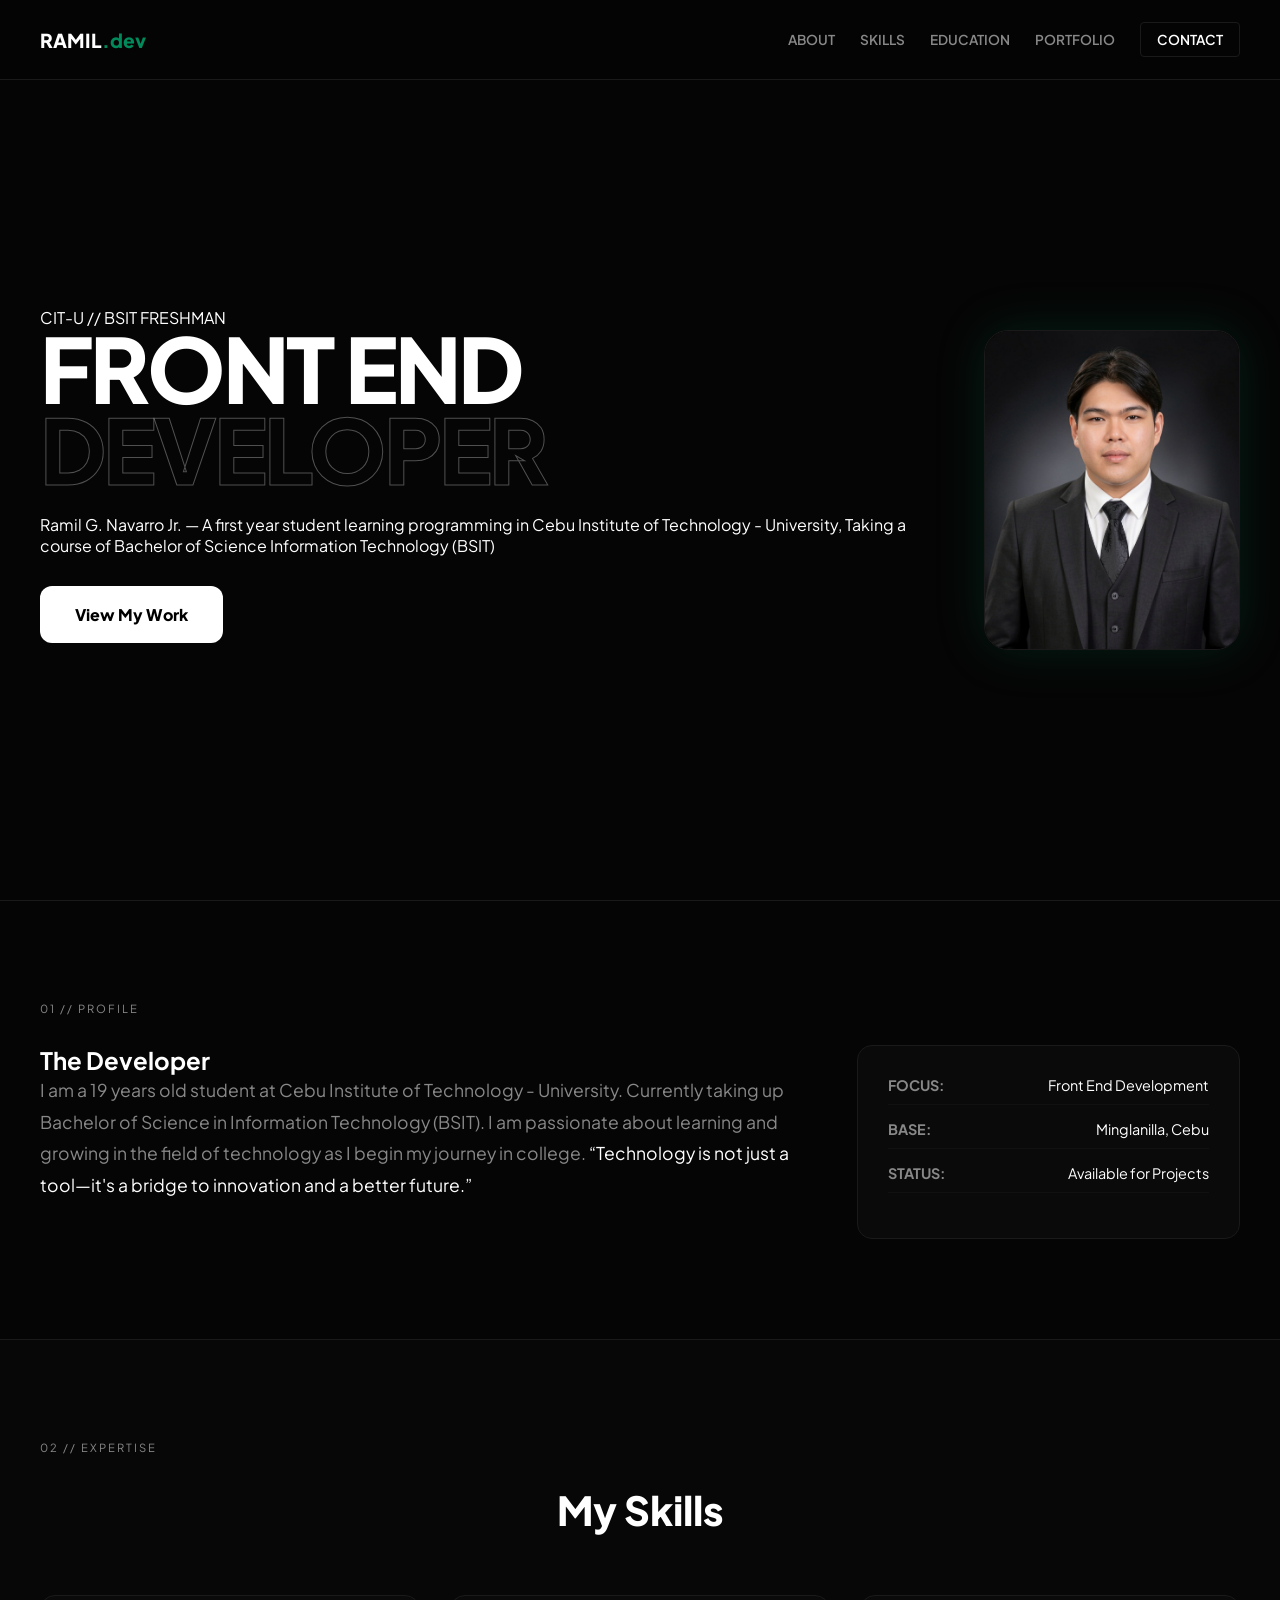
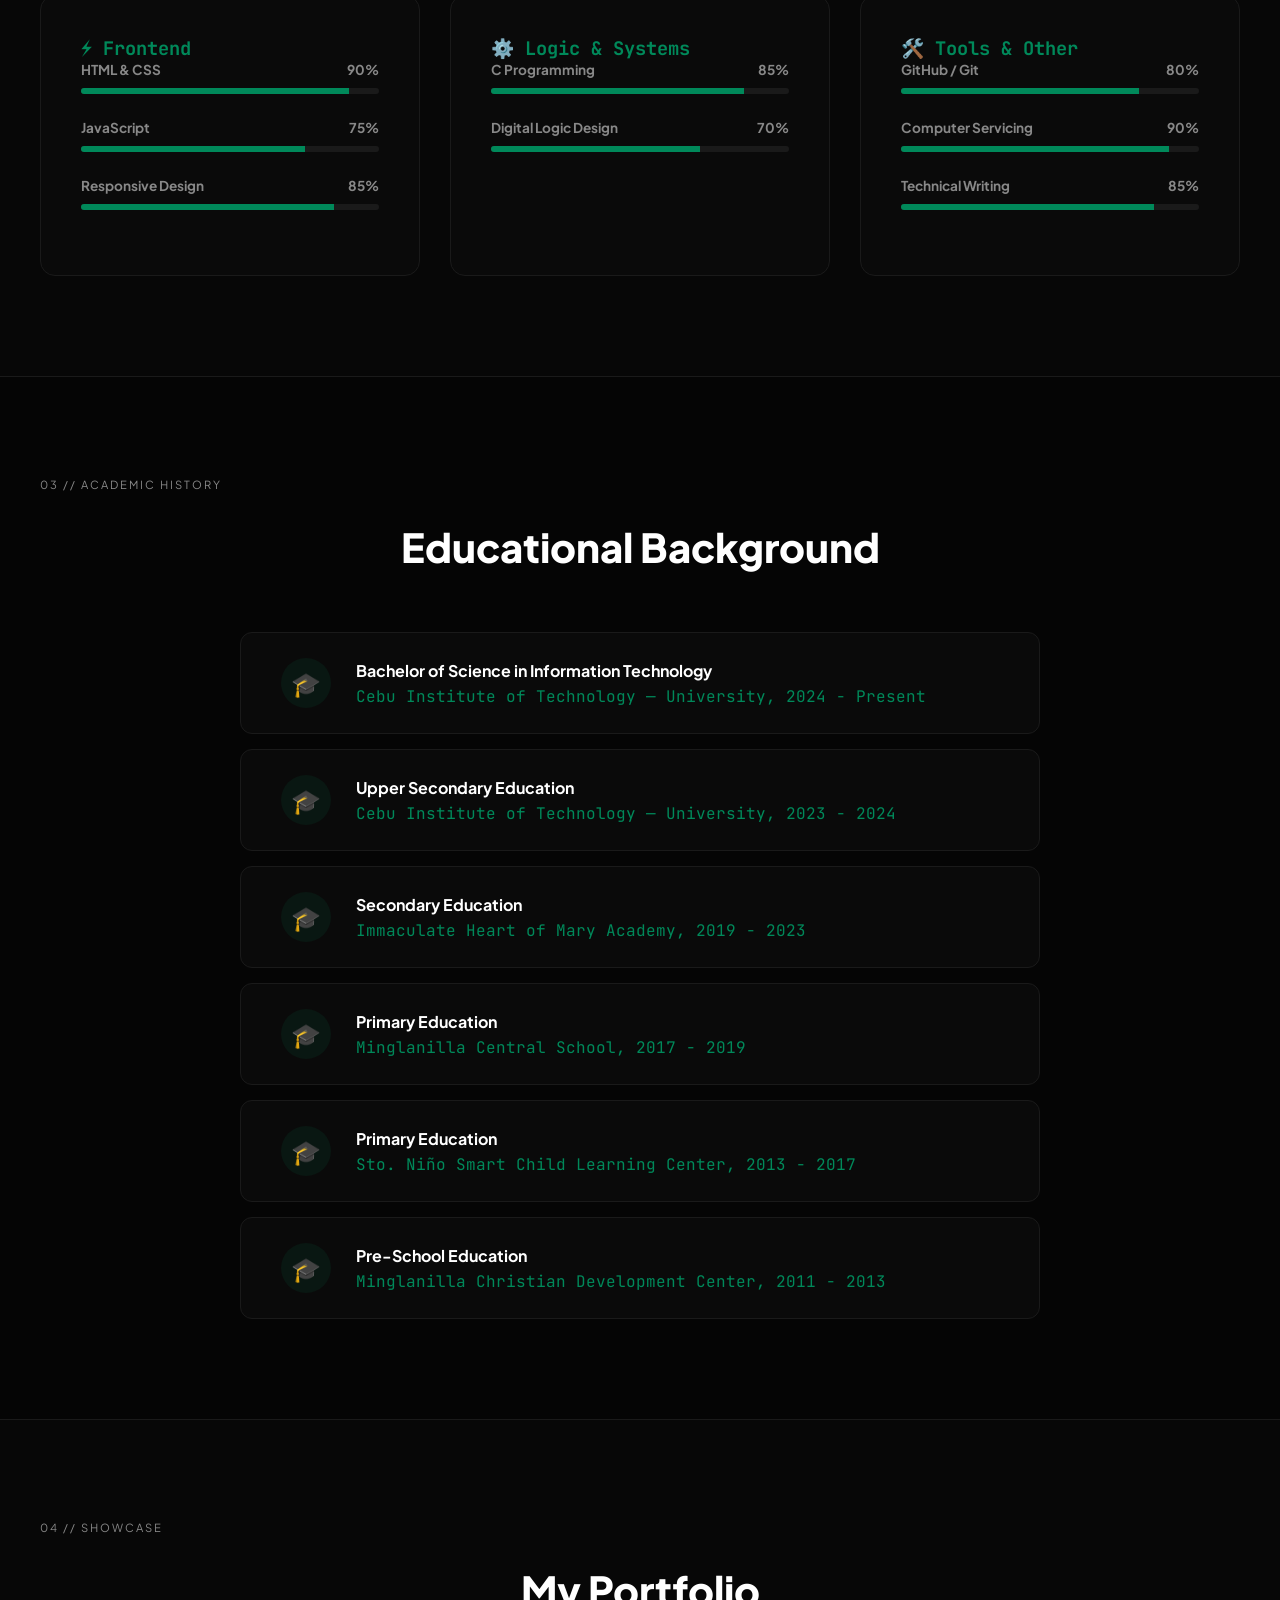
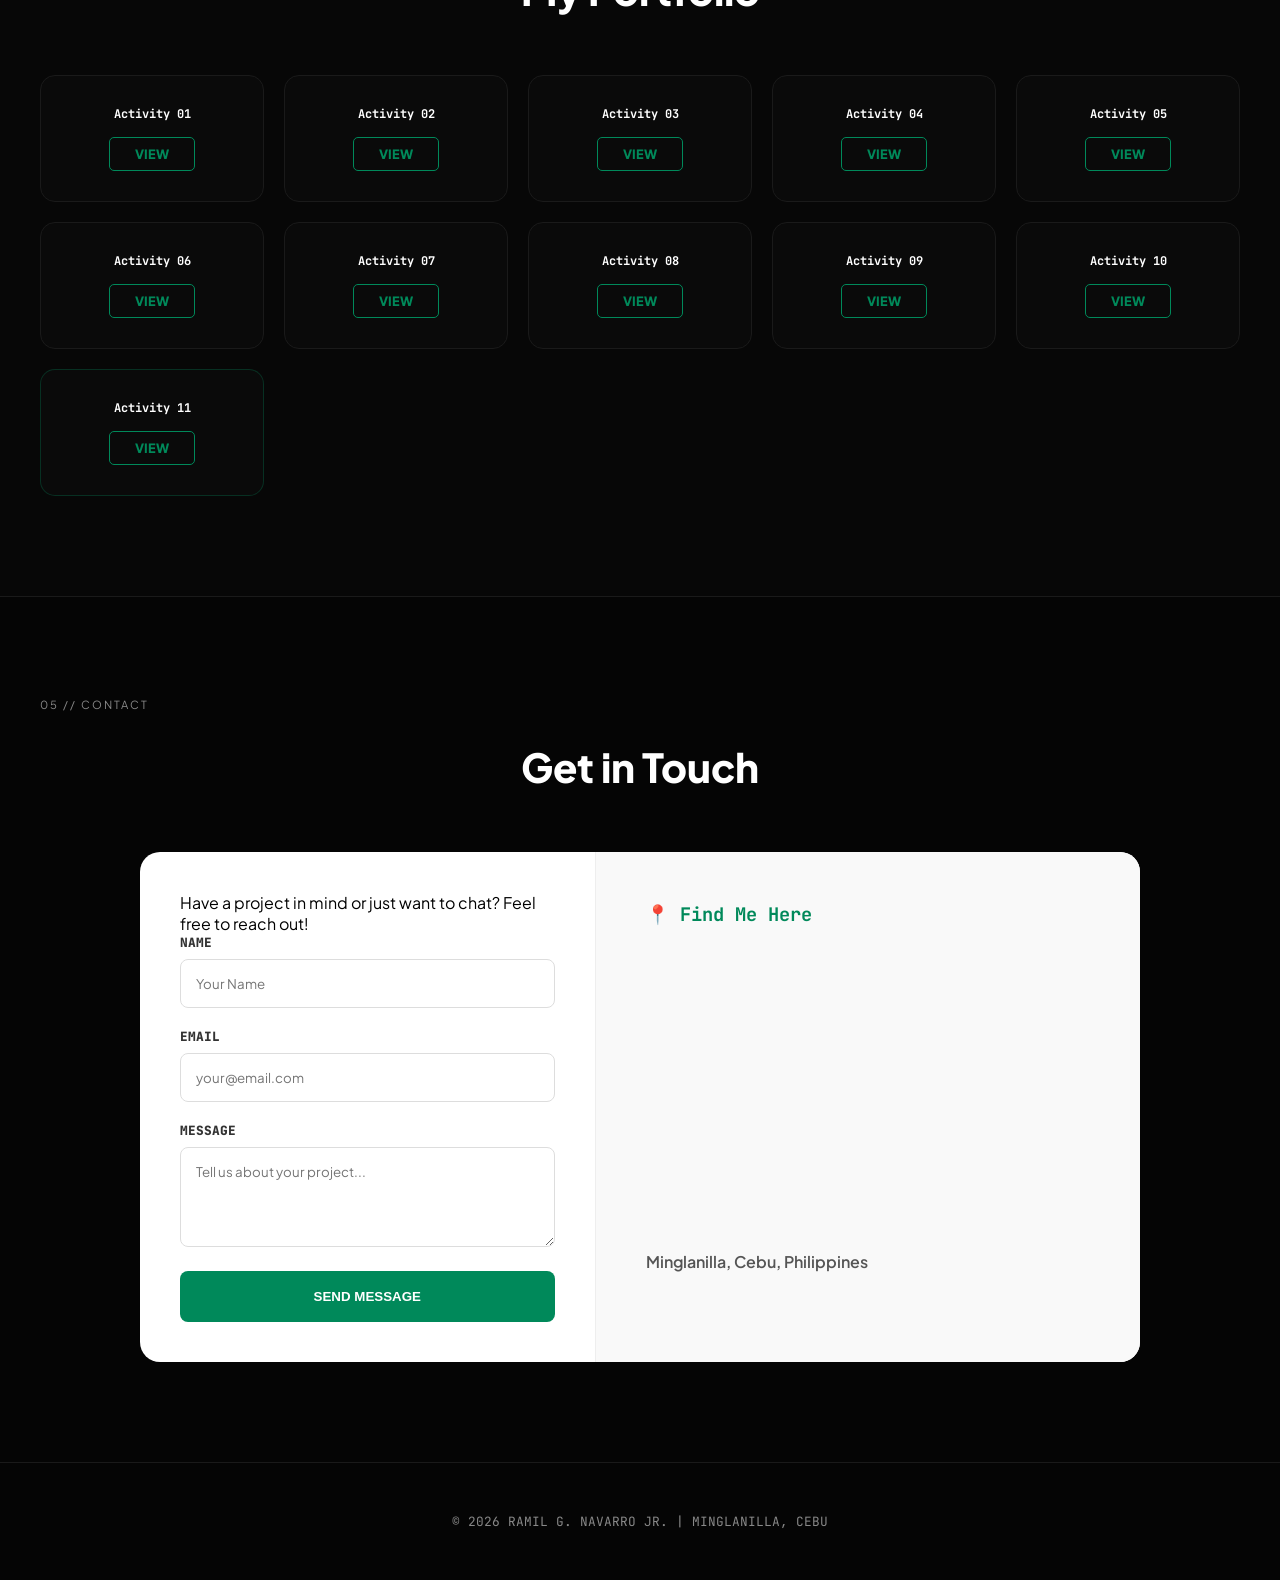
<file: index.html>
<!doctype html>
<html lang="en">
  <head>
    <meta charset="UTF-8" />
    <meta name="viewport" content="width=device-width, initial-scale=1.0" />
    <title>Ramil G. Navarro Jr. | Front End Developer</title>
    <link rel="stylesheet" href="style.css" />
    <link
      href="https://fonts.googleapis.com/css2?family=Plus+Jakarta+Sans:wght@300;400;700;800&family=JetBrains+Mono&display=swap"
      rel="stylesheet"
    />
  </head>
  <body>
    <nav>
      <div class="nav-inner">
        <div class="logo">RAMIL<span>.dev</span></div>
        <div class="menu">
          <a href="#about">About</a>
          <a href="#skills">Skills</a>
          <a href="#education">Education</a>
          <a href="#portfolio">Portfolio</a>
          <a href="#contact" class="nav-btn">Contact</a>
        </div>
      </div>
    </nav>

    <!-- HERO SECTION -->
    <header class="hero">
      <div class="hero-inner">
        <div class="hero-text-col">
          <div class="status-pill">CIT-U // BSIT FRESHMAN</div>
          <h1>FRONT END<br /><span class="outlined">DEVELOPER</span></h1>
          <p>
            Ramil G. Navarro Jr. — A first year student learning programming in
            Cebu Institute of Technology - University, Taking a course of
            Bachelor of Science Information Technology (BSIT)
          </p>
          <div class="hero-btns">
            <a href="#portfolio" class="btn-primary">View My Work </a>
          </div>
        </div>
        <div class="hero-image-col">
          <div class="image-frame">
            <img src="ramil.png" alt="Ramil G. Navarro Jr." />
          </div>
        </div>
      </div>
    </header>

    <!--ABOUT SECTION -->
    <section id="about" class="section">
      <div class="label">01 // Profile</div>
      <div class="about-grid">
        <div class="bio">
          <h2>The Developer</h2>
          <p>
            I am a 19 years old student at Cebu Institute of Technology -
            University. Currently taking up Bachelor of Science in Information
            Technology (BSIT). I am passionate about learning and growing in the
            field of technology as I begin my journey in college.
            <q
              >Technology is not just a tool—it's a bridge to innovation and a
              better future.</q
            >
          </p>
        </div>
        <div class="specs">
          <div class="spec-item"><span>FOCUS:</span> Front End Development</div>
          <div class="spec-item"><span>BASE:</span> Minglanilla, Cebu</div>
          <div class="spec-item">
            <span>STATUS:</span> Available for Projects
          </div>
        </div>
      </div>
    </section>

    <!-- SKILLS SECTION -->
    <section id="skills" class="section dark-alt">
      <div class="label">02 // Expertise</div>
      <h2 class="section-heading-center">My Skills</h2>
      <div class="skills-container">
        <div class="skill-column">
          <h3 class="mono accent">⚡ Frontend</h3>
          <div class="skill-item">
            <div class="skill-info">
              <span>HTML & CSS</span><span>90%</span>
            </div>
            <div class="bar"><div class="fill" style="width: 90%"></div></div>
          </div>
          <div class="skill-item">
            <div class="skill-info">
              <span>JavaScript</span><span>75%</span>
            </div>
            <div class="bar"><div class="fill" style="width: 75%"></div></div>
          </div>
          <div class="skill-item">
            <div class="skill-info">
              <span>Responsive Design</span><span>85%</span>
            </div>
            <div class="bar"><div class="fill" style="width: 85%"></div></div>
          </div>
        </div>

        <div class="skill-column">
          <h3 class="mono accent">⚙️ Logic & Systems</h3>
          <div class="skill-item">
            <div class="skill-info">
              <span>C Programming</span><span>85%</span>
            </div>
            <div class="bar"><div class="fill" style="width: 85%"></div></div>
          </div>
          <div class="skill-item">
            <div class="skill-info">
              <span>Digital Logic Design</span><span>70%</span>
            </div>
            <div class="bar"><div class="fill" style="width: 70%"></div></div>
          </div>
        </div>

        <div class="skill-column">
          <h3 class="mono accent">🛠️ Tools & Other</h3>
          <div class="skill-item">
            <div class="skill-info">
              <span>GitHub / Git</span><span>80%</span>
            </div>
            <div class="bar"><div class="fill" style="width: 80%"></div></div>
          </div>
          <div class="skill-item">
            <div class="skill-info">
              <span>Computer Servicing</span><span>90%</span>
            </div>
            <div class="bar"><div class="fill" style="width: 90%"></div></div>
          </div>
          <div class="skill-item">
            <div class="skill-info">
              <span>Technical Writing</span><span>85%</span>
            </div>
            <div class="bar"><div class="fill" style="width: 85%"></div></div>
          </div>
        </div>
      </div>
    </section>

    <!-- EDUCATION SECTION -->
    <section id="education" class="section">
      <div class="label">03 // Academic History</div>
      <h2 class="section-heading-center">Educational Background</h2>
      <div class="edu-roadmap">
        <div class="edu-card">
          <div class="edu-icon">🎓</div>
          <div class="edu-details">
            <h3>Bachelor of Science in Information Technology</h3>
            <p class="mono accent">
              Cebu Institute of Technology — University, 2024 - Present
            </p>
          </div>
        </div>
        <div class="edu-card">
          <div class="edu-icon">🎓</div>
          <div class="edu-details">
            <h3>Upper Secondary Education</h3>
            <p class="mono accent">
              Cebu Institute of Technology — University, 2023 - 2024
            </p>
          </div>
        </div>
        <div class="edu-card">
          <div class="edu-icon">🎓</div>
          <div class="edu-details">
            <h3>Secondary Education</h3>
            <p class="mono accent">
              Immaculate Heart of Mary Academy, 2019 - 2023
            </p>
          </div>
        </div>
        <div class="edu-card">
          <div class="edu-icon">🎓</div>
          <div class="edu-details">
            <h3>Primary Education</h3>
            <p class="mono accent">Minglanilla Central School, 2017 - 2019</p>
          </div>
        </div>
        <div class="edu-card">
          <div class="edu-icon">🎓</div>
          <div class="edu-details">
            <h3>Primary Education</h3>
            <p class="mono accent">
              Sto. Niño Smart Child Learning Center, 2013 - 2017
            </p>
          </div>
        </div>
        <div class="edu-card">
          <div class="edu-icon">🎓</div>
          <div class="edu-details">
            <h3>Pre-School Education</h3>
            <p class="mono accent">
              Minglanilla Christian Development Center, 2011 - 2013
            </p>
          </div>
        </div>
      </div>
    </section>

    <!-- SIMPLIFIED PORTFOLIO SECTION -->
    <section id="portfolio" class="section dark-alt">
      <div class="label">04 // Showcase</div>
      <h2 class="section-heading-center">My Portfolio</h2>
      <div class="portfolio-grid">
        <div class="project-card">
          <span class="project-tag">Activity 01</span>
          <a href="activities/activity1.html" class="view-btn" target="_blank"
            >View</a
          >
        </div>
        <div class="project-card">
          <span class="project-tag">Activity 02</span>
          <a href="activities/activity2.html" class="view-btn" target="_blank"
            >View</a
          >
        </div>
        <div class="project-card">
          <span class="project-tag">Activity 03</span>
          <a href="activities/activity3.html" class="view-btn" target="_blank"
            >View</a
          >
        </div>
        <div class="project-card">
          <span class="project-tag">Activity 04</span>
          <a href="activities/activity4.html" class="view-btn" target="_blank"
            >View</a
          >
        </div>
        <div class="project-card">
          <span class="project-tag">Activity 05</span>
          <a href="activities/activity5.html" class="view-btn" target="_blank"
            >View</a
          >
        </div>
        <div class="project-card">
          <span class="project-tag">Activity 06</span>
          <a href="activity6/index.html" class="view-btn" target="_blank"
            >View</a
          >
        </div>
        <div class="project-card">
          <span class="project-tag">Activity 07</span>
          <a href="activities/activity7.html" class="view-btn" target="_blank"
            >View</a
          >
        </div>
        <div class="project-card">
          <span class="project-tag">Activity 08</span>
          <a href="activities/activity8.html" class="view-btn" target="_blank"
            >View</a
          >
        </div>
        <div class="project-card">
          <span class="project-tag">Activity 09</span>
          <a href="activities/activity9.html" class="view-btn" target="_blank"
            >View</a
          >
        </div>
        <div class="project-card">
          <span class="project-tag">Activity 10</span>
          <a href="activities/activity10.html" class="view-btn" target="_blank"
            >View</a
          >
        </div>
        <div class="project-card accent-card">
          <span class="project-tag">Activity 11</span>
          <a
            href="activities/activity11/activity11.html"
            class="view-btn"
            target="_blank"
            >View</a
          >
        </div>
      </div>
    </section>

    <!-- CONTACT SECTION -->
    <section id="contact" class="section">
      <div class="label">05 // Contact</div>
      <h2 class="section-heading-center">Get in Touch</h2>
      <div class="contact-box">
        <div class="contact-grid">
          <div class="contact-form-side">
            <p>
              Have a project in mind or just want to chat? Feel free to reach
              out!
            </p>
            <form>
              <div class="input-field">
                <label class="mono">NAME</label>
                <input type="text" placeholder="Your Name" required />
              </div>
              <div class="input-field">
                <label class="mono">EMAIL</label>
                <input type="email" placeholder="your@email.com" required />
              </div>
              <div class="input-field">
                <label class="mono">MESSAGE</label>
                <textarea
                  rows="4"
                  placeholder="Tell us about your project..."
                ></textarea>
              </div>
              <button type="submit" class="send-btn">SEND MESSAGE</button>
            </form>
          </div>
          <div class="contact-info-side">
            <h3 class="mono accent">📍 Find Me Here</h3>
            <div class="map-wrapper">
              <iframe
                src="https://www.google.com/maps/embed?pb=!1m18!1m12!1m3!1d3925.3487963059257!2d123.89137857587647!3d10.293556789743506!2m3!1f0!2f0!3f0!3m2!1i1024!2i768!4f13.1!3m3!1m2!1s0x33a999257c90651b%3A0xfbf3e5c65d1ec7b5!2sCebuano%20Institute%20of%20Technology%20-%20University!5e0!3m2!1sen!2sph!4v1710000000000!5m2!1sen!2sph"
                allowfullscreen=""
                loading="lazy"
              ></iframe>
            </div>
            <p class="address-text">Minglanilla, Cebu, Philippines</p>
          </div>
        </div>
      </div>
    </section>

    <footer>
      <div class="footer-bottom">
        <p class="mono">© 2026 RAMIL G. NAVARRO JR. | MINGLANILLA, CEBU</p>
      </div>
    </footer>

    <script src="script.js"></script>
  </body>
</html>
</file>
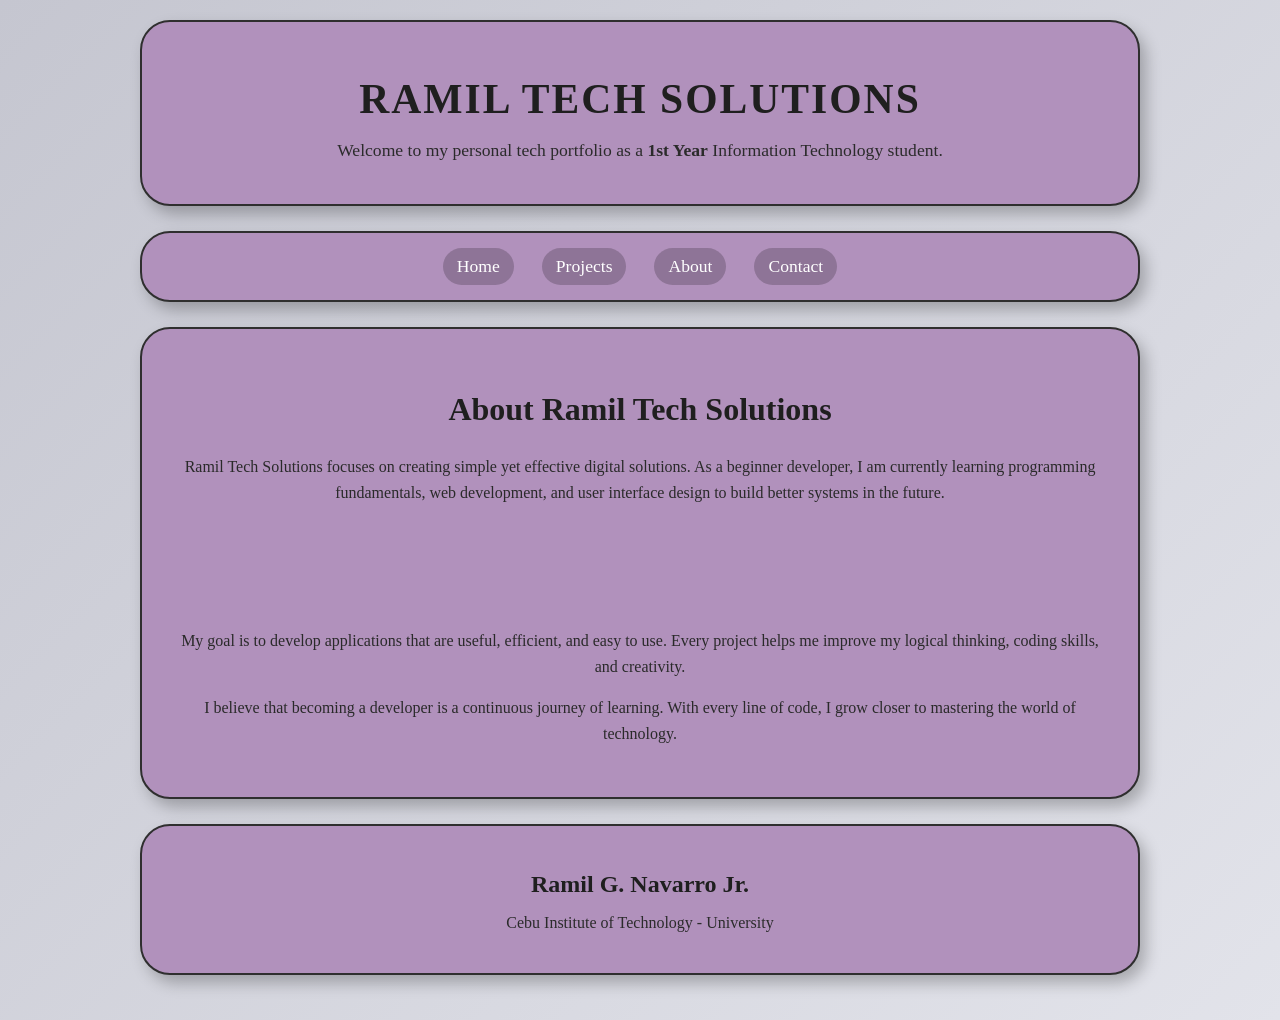
<file: activities/index.html>
<!DOCTYPE html>
<html lang="en">
<head>
    <meta charset="UTF-8">
    <meta name="viewport" content="width=device-width, initial-scale=1.0">
    <title>Ramil Tech Solutions</title>

    <style>
        body {
            background: linear-gradient(135deg, #c5c6d0, #e2e3ea);
            font-family: 'Times New Roman', Times, serif;
            margin: 0;
            padding: 20px;
            display: flex;
            justify-content: center;
        }

        #pad {
            width: 90%;
            max-width: 1000px;
        }

        .container {
            background: #b191bc;
            border: 2px solid #2f2f2f;
            border-radius: 30px;
            box-shadow: 6px 8px 15px rgba(0,0,0,0.25);
            margin-bottom: 25px;
            padding: 25px;
            text-align: center;
            transition: transform 0.3s ease;
        }

        .container:hover {
            transform: translateY(-3px);
        }

        /* HEADER */
        .header h1 {
            font-size: 2.6rem;
            margin-bottom: 8px;
            letter-spacing: 2px;
            color: #1f1f1f;
        }

        .header p {
            font-size: 1.1rem;
            color: #2b2b2b;
        }

        /* NAVBAR */
        .navbar {
            padding: 15px;
        }

        .navbutt {
            text-decoration: none;
            color: white;
            font-size: 1.1rem;
            margin: 0 12px;
            padding: 8px 14px;
            border-radius: 20px;
            background: rgba(0,0,0,0.2);
            transition: all 0.3s ease;
            display: inline-block;
        }

        .navbutt:hover {
            background: #3a3a3a;
            color: #fff;
            transform: scale(1.1);
        }

        /* MAIN */
        .main {
            padding: 35px;
        }

        .main h2 {
            font-size: 2rem;
            margin-bottom: 15px;
            color: #1f1f1f;
        }

        .main h5 {
            font-size: 1rem;
            font-weight: normal;
            line-height: 1.6;
            color: #2a2a2a;
        }

        .main p {
            font-size: 1rem;
            line-height: 1.6;
            margin-bottom: 15px;
            color: #2a2a2a;
        }

        .content-spacer {
            height: 80px;
        }

        /* FOOTER */
        .footer h2 {
            margin-bottom: 5px;
            font-size: 1.5rem;
            color: #1f1f1f;
        }

        .footer p {
            font-size: 1rem;
            color: #2b2b2b;
        }

    </style>

</head>

<body>
    <div id="pad">

        <!-- HEADER -->
        <div class="container header">
            <h1>RAMIL TECH SOLUTIONS</h1>
            <p>Welcome to my personal tech portfolio as a <b>1st Year</b> Information Technology student.</p>
        </div>

        <!-- NAVIGATION -->
        <div class="container navbar">
            <a href="#" class="navbutt">Home</a>
            <a href="#" class="navbutt">Projects</a>
            <a href="#" class="navbutt">About</a>
            <a href="#" class="navbutt">Contact</a>
        </div>

        <!-- MAIN CONTENT -->
        <div class="container main">
            <h2>About Ramil Tech Solutions</h2>

            <h5>
                Ramil Tech Solutions focuses on creating simple yet effective digital solutions.
                As a beginner developer, I am currently learning programming fundamentals, web development,
                and user interface design to build better systems in the future.
            </h5>

            <div class="content-spacer"></div>

            <p>
                My goal is to develop applications that are useful, efficient, and easy to use.
                Every project helps me improve my logical thinking, coding skills, and creativity.
            </p>

            <p>
                I believe that becoming a developer is a continuous journey of learning.
                With every line of code, I grow closer to mastering the world of technology.
            </p>
        </div>

        <!-- FOOTER -->
        <div class="container footer">
            <h2>Ramil G. Navarro Jr.</h2>
            <p>Cebu Institute of Technology - University</p>
        </div>

    </div>
</body>
</html>
</file>
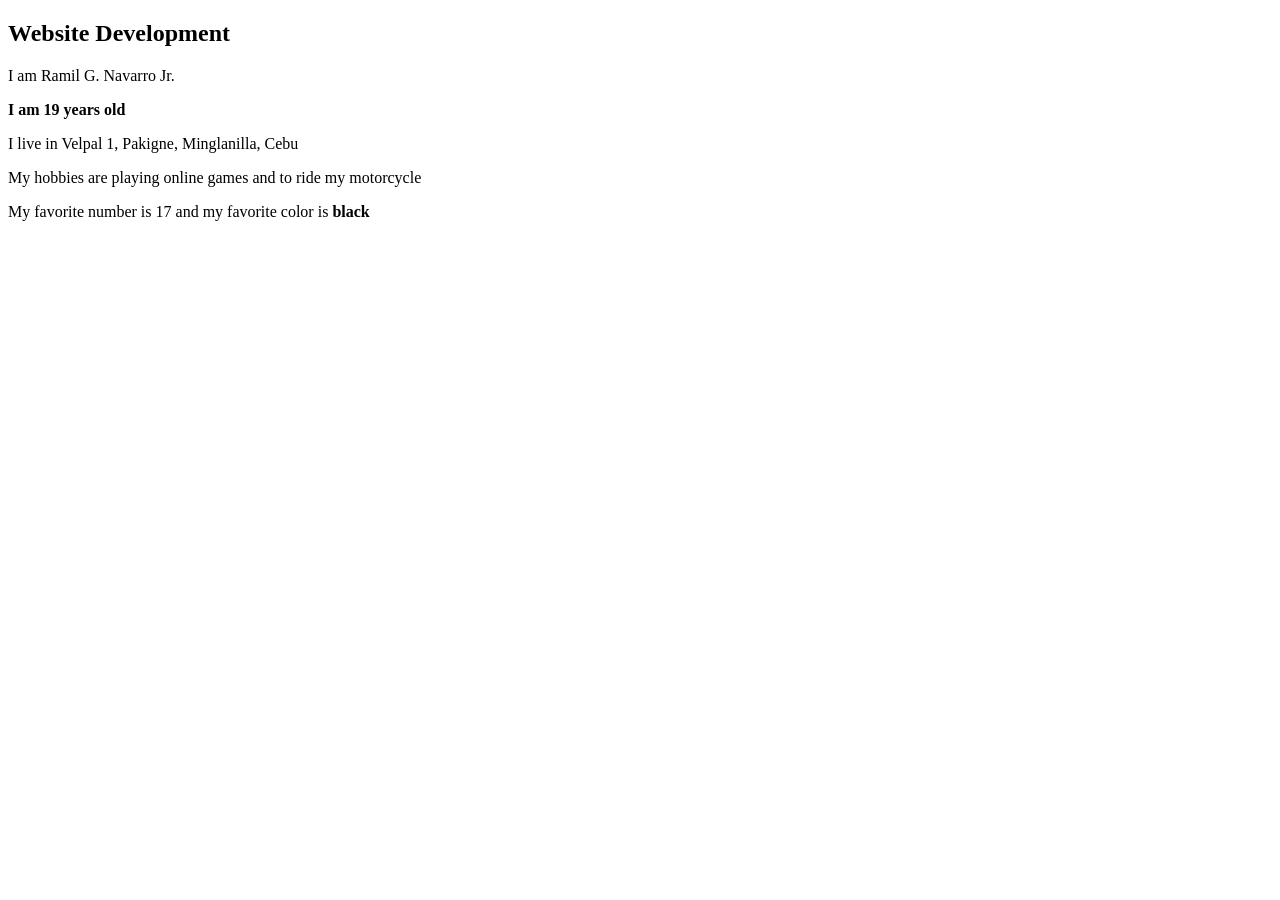
<file: activities/activity1.html>
<!DOCTYPE html>
<html>
    <head>
        <title>Activity1</title>
    </head>
    <body>
        <h2>Website Development</h2>
        <p >I am Ramil G. Navarro Jr.</a></p>
        <p><b>I am 19 years old</b></p>
        <p>I live in Velpal 1, Pakigne, Minglanilla, Cebu</p>
        <p>My hobbies are playing online games and to ride my motorcycle</p>
        <p>My favorite number is 17 and my favorite color is <b style="font-weight: border;">black</b></p>
    </body>
</html>
</file>
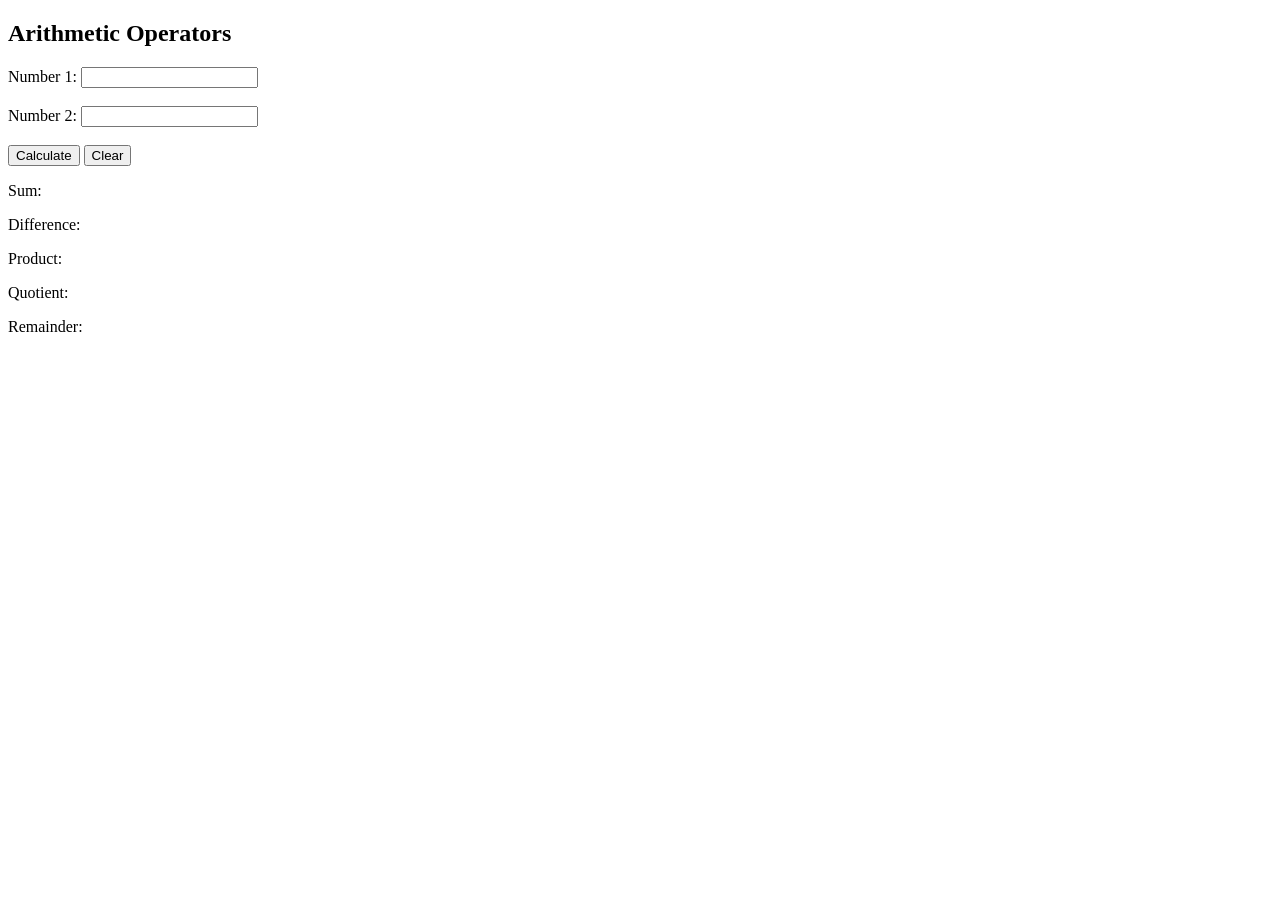
<file: activities/activity10.html>
<!DOCTYPE html>
<html>
    <head>
        <title>Activity 10</title>
        <script src="script1.js"></script>
    </head>
    <body>

        <h2>Arithmetic Operators</h2>
        <form id="sumForm">
            <label for="num1">Number 1:</label>
            <input type="text" id="num1" name="num1"><br><br>

            <label for="num2">Number 2:</label>
            <input type="text" id="num2" name="num2"><br><br>

            <button type="button" onclick="calculate()">Calculate</button>
            <button type="reset" onclick="clearFields()">Clear</button>
        </form>

        <!-- Output sections based on image_57e1be.png -->
        <p id="sum">Sum: </p>
        <p id="difference">Difference: </p>
        <p id="product">Product: </p>
        <p id="quotient">Quotient: </p>
        <p id="remainder">Remainder: </p>

    </body>
</html>
</file>
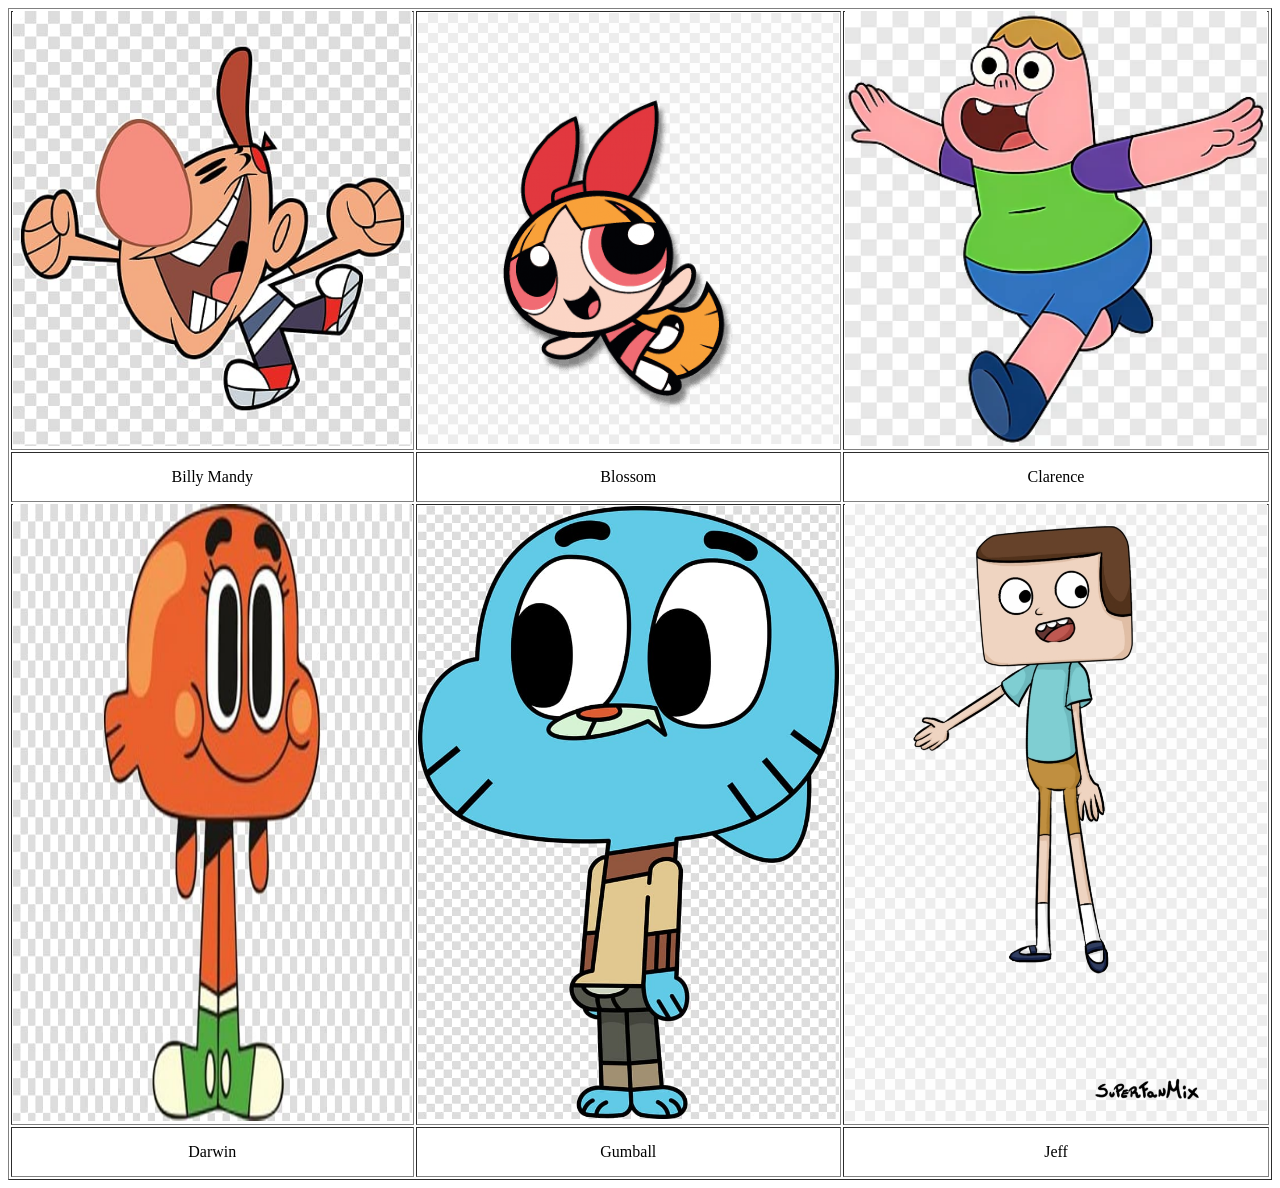
<file: activities/activity3.html>
<!doctype html>
<html>
  <head>
    <title>Activity3</title>
  </head>
  <body>
    <table border="1px" width="100%" height="500" style="text-align: center">
      <tr height="50px">
        <td>
          <img
            src="/images/billy mandy.jpg"
            alt="axy"
            width="100%"
            height="100%"
          />
        </td>
        <td>
          <img
            src="/images/blossom.png"
            alt="batman"
            width="100%"
            height="100%"
          />
        </td>
        <td>
          <img
            src="/images/clarence.webp"
            alt="cat"
            width="100%"
            height="100%"
          />
        </td>
      </tr>
      <tr height="50px">
        <td>Billy Mandy</td>
        <td>Blossom</td>
        <td>Clarence</td>
      </tr>
      <tr height="200px">
        <td>
          <img
            src="/images/darwin.jpg"
            alt="dogswim"
            width="100%"
            height="100%"
          />
        </td>
        <td>
          <img
            src="/images/gumball.jpg"
            alt="dragon"
            width="100%"
            height="100%"
          />
        </td>
        <td>
          <img
            src="/images/jeff.png"
            alt="spiderman"
            width="100%"
            height="100%"
          />
        </td>
      </tr>
      <tr height="50px">
        <td>Darwin</td>
        <td>Gumball</td>
        <td>Jeff</td>
      </tr>
    </table>
  </body>
</html>
</file>
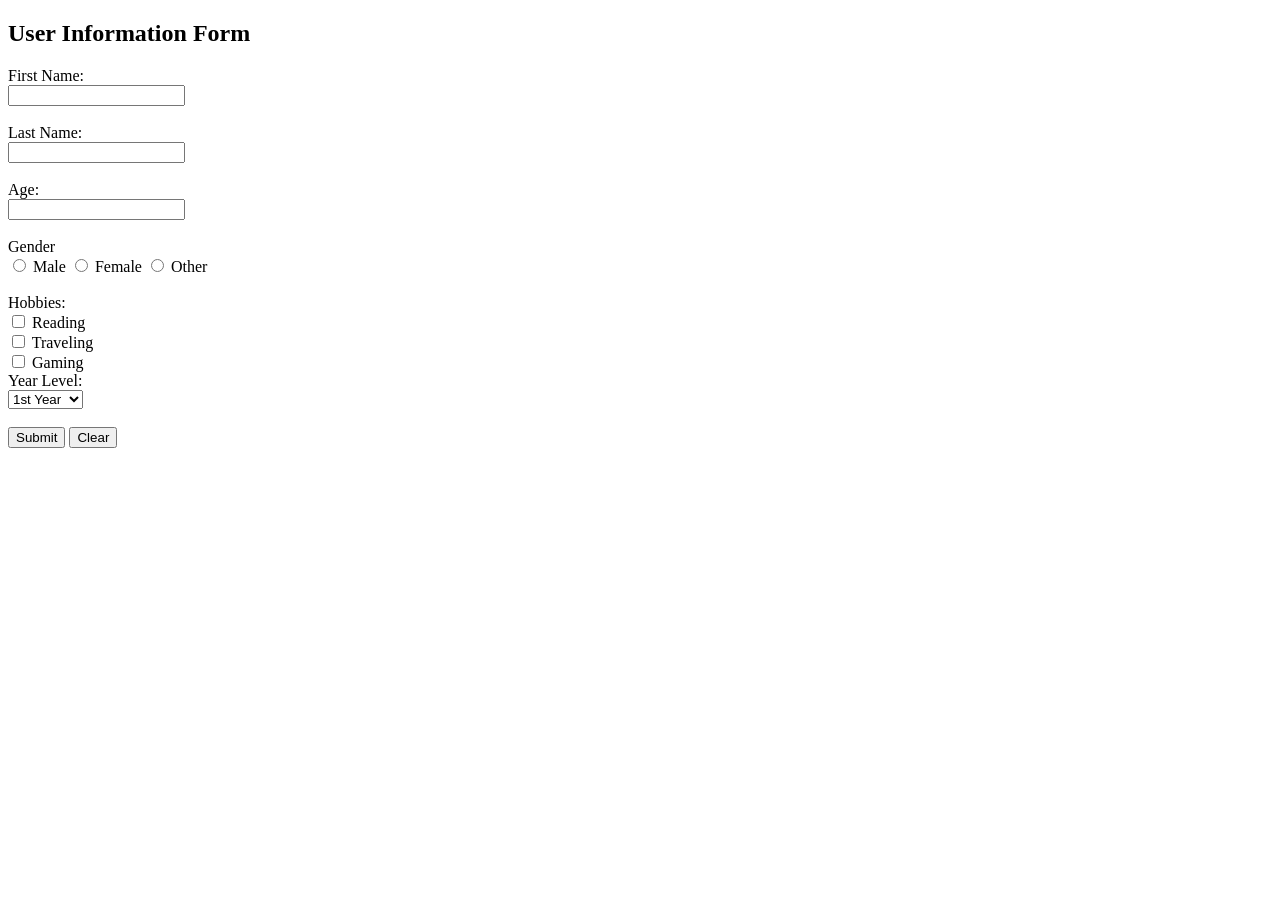
<file: activities/activity4.html>
<!DOCTYPE html>
<html>
    <head>
        <title>Activity 4</title>
    </head>
    <body>
        <h2>User Information Form</h2>
        <form action="" method="post">
            <label for="fname">First Name:</label><br>
            <input type="text" id="frame" name="firstname" required><br><br>
 
            <label for="lname">Last Name:</label><br>
            <input type="text" id="lname" name="lastname" required><br><br>
 
            <label for="age">Age:</label><br>
            <input type="number" id="age" name="age"><br><br>
 
            <label>Gender</label><br>
            <input type="radio" id="male" name="gender" value="male">
            <label for="male">Male</label>
            <input type="radio" id="female" name="gender" value="female">
            <label for="female">Female</label>
            <input type="radio" id="other" name="gender" value="other">
            <label for="other">Other</label><br><br>
 
            <label>Hobbies:</label><br>
            <input type="checkbox" id="hobby1" name="hobby" value="reading">
            <label for="hobby1">Reading</label><br>
            <input type="checkbox" id="hobby2" name="hobby" value="traveling">
            <label for="hobby2">Traveling</label><br>
            <input type="checkbox" id="hobby3" name="hobby" value="gaming">
            <label for="hobby3">Gaming</label><br>
 
            <label for="year-level">Year Level:</label><br>
            <select id="year-level" name="year-level">
                <option value="1st year">1st Year</option>
                <option value="2nd year">2nd Year</option>
                <option value="3rd year">3rd Year</option>
                <option value="4th year">4th Year</option>
            </select><br><br>
 
            <button type="submit">Submit</button>
            <button type="reset">Clear</button>
        </form>
    </body>
</html>
</file>
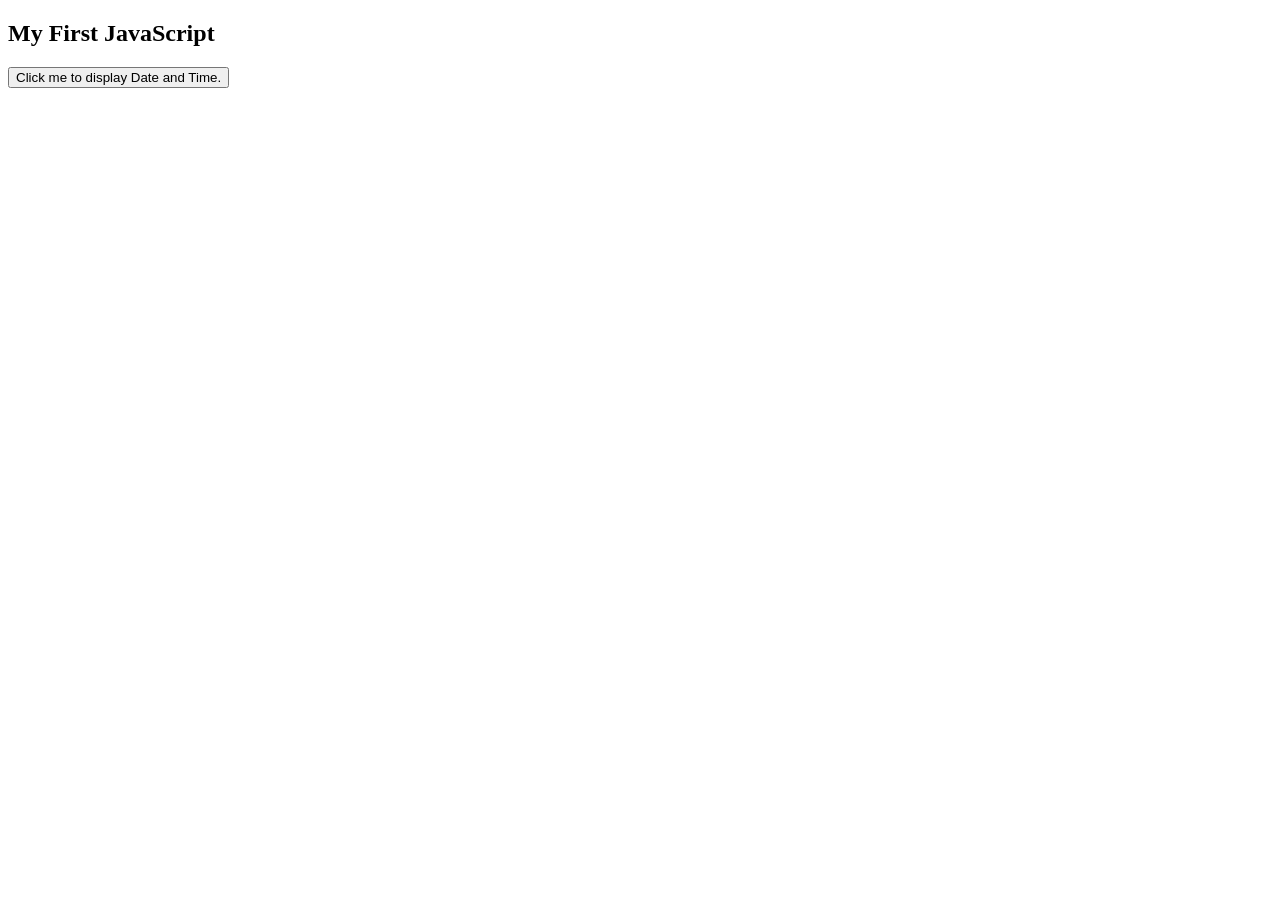
<file: activities/activity7.html>
<!DOCTYPE html>
<html>
    <head>
        <title>JavaScript</title>
    </head>
    <body>

        <h2>My First JavaScript</h2>

        <button type="button"
        onclick="document.getElementById('demo').innerHTML = Date()">
        Click me to display Date and Time.</button>

        <p id="demo"></p>

    </body>
</html>
</file>
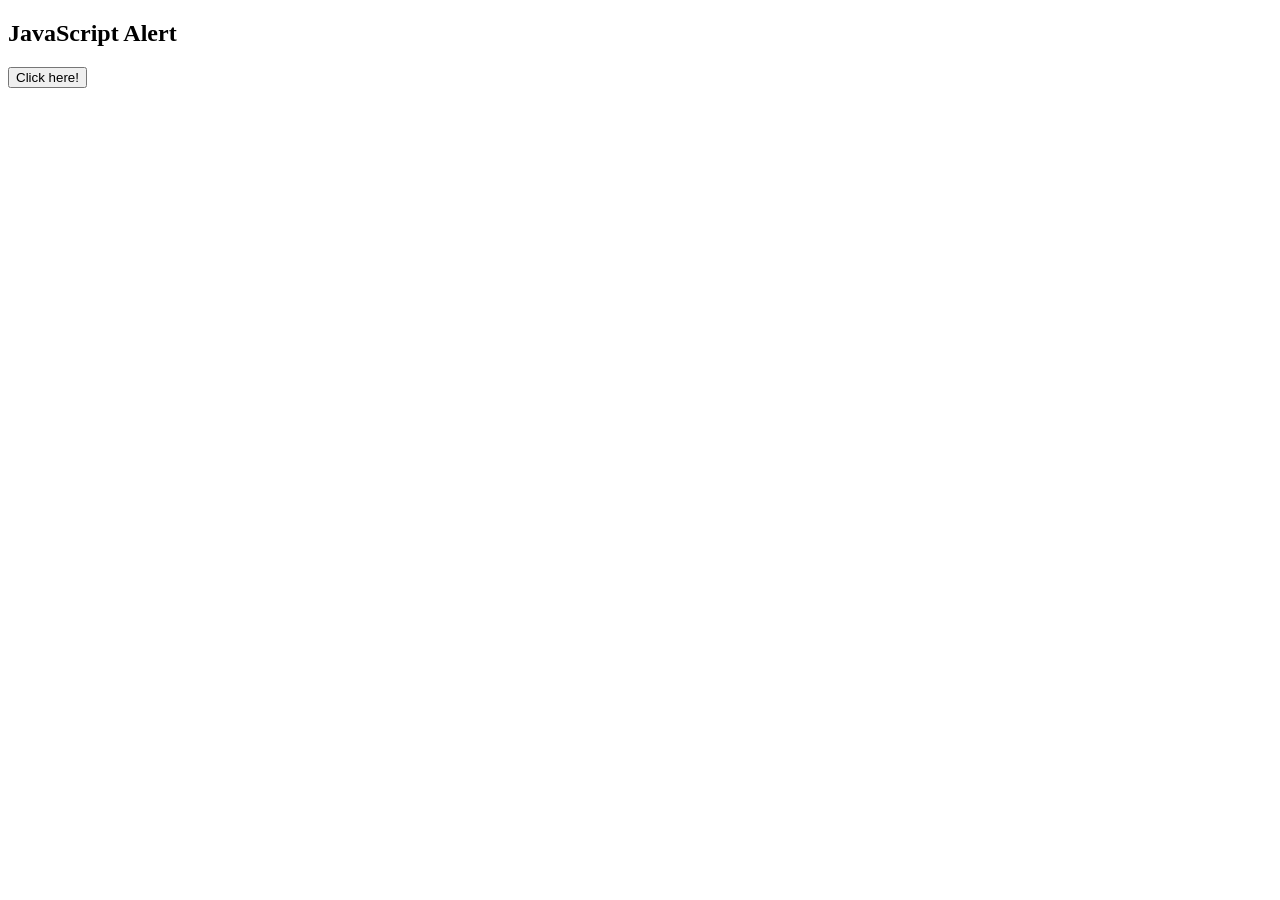
<file: activities/activity8.html>
<!DOCTYPE html>
<html>
    <head>
        <title>Activity 8</title>
        <script>
            function myFunction() {
                var name = "Ramil G.";
                alert("Hi " + name + " I am an alert box!"); //+ sign is concatenation
            }
        </script>
    </head>
    <body>

        <h2>JavaScript Alert</h2>
        <button onclick="myFunction()">Click here!</button>

    </body>
</html>
</file>
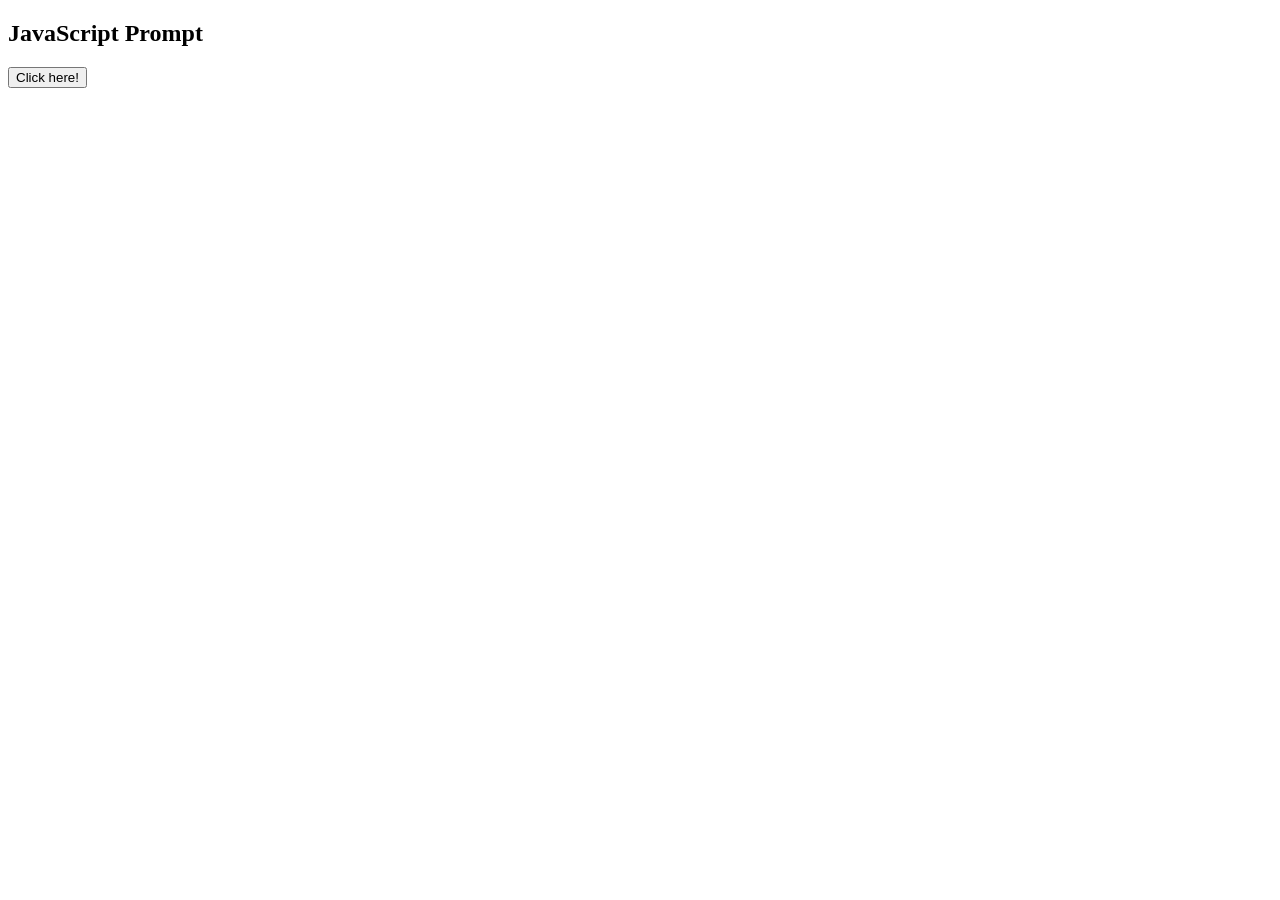
<file: activities/activity9.html>
<!DOCTYPE html>
<html>
    <head>
        <title>Activity 9</title>
        <script>
            function myFunction() {
                let txt;
                let fullName = prompt("Full name :", "Enter full name here");
                if (fullName == null || fullName == "") {
                    txt = "The field is required!";
                } else {
                    txt = "Hello, " + fullName + "! How are you today?";
                }
                document.getElementById("demo").innerHTML = txt;
            }
        </script>
    </head>
    <body>

        <h2>JavaScript Prompt</h2>
        <button onclick="myFunction()">Click here!</button>
        <p id="demo"></p> </body>
</html>
</file>
<file: style.css>
:root {
  --bg: #050505;
  --accent: #00895a;
  --text: #ffffff;
  --muted: #888888;
  --border: #1a1a1a;
  --card-bg: #0a0a0a;
}

* {
  margin: 0;
  padding: 0;
  box-sizing: border-box;
}
body {
  background: var(--bg);
  color: var(--text);
  font-family: "Plus Jakarta Sans", sans-serif;
  scroll-behavior: smooth;
  overflow-x: hidden;
}
img {
  display: block;
  max-width: 100%;
}

p,
h1,
h2,
h3,
h4,
h5,
h6 {
  overflow-wrap: break-word;
}

/* Navigation */
nav {
  position: fixed;
  top: 0;
  width: 100%;
  height: 80px;
  z-index: 1000;
  background: rgba(5, 5, 5, 0.95);
  backdrop-filter: blur(15px);
  border-bottom: 1px solid var(--border);
}
.nav-inner {
  max-width: 1300px;
  margin: 0 auto;
  height: 100%;
  display: flex;
  justify-content: space-between;
  align-items: center;
  padding: 0 40px;
}
.logo {
  font-weight: 800;
  font-size: 1.2rem;
}
.logo span {
  color: var(--accent);
}
.menu {
  display: flex;
  align-items: center;
  gap: 25px;
}
.menu a {
  text-decoration: none;
  color: var(--muted);
  font-size: 0.85rem;
  font-weight: 600;
  text-transform: uppercase;
  transition: 0.3s;
}
.menu a:hover {
  color: var(--text);
}
.nav-btn {
  color: #fff !important;
  border: 1px solid var(--border);
  padding: 8px 16px;
  border-radius: 4px;
}

/* Hero */
.hero {
  height: 100vh;
  display: flex;
  align-items: center;
  padding: 80px 40px 0;
  max-width: 1300px;
  margin: 0 auto;
}
.hero-inner {
  width: 100%;
  display: flex;
  justify-content: space-between;
  align-items: center;
  gap: 50px;
}
h1 {
  font-size: clamp(3rem, 7vw, 6.5rem);
  font-weight: 800;
  line-height: 0.9;
  letter-spacing: -3px;
  margin-bottom: 25px;
}
.outlined {
  color: transparent;
  -webkit-text-stroke: 1px rgba(255, 255, 255, 0.3);
}
.btn-primary {
  background: #fff;
  color: #000;
  text-decoration: none;
  padding: 18px 35px;
  margin-block: 30px;
  border-radius: 12px;
  font-weight: 800;
  transition: 0.3s;
  display: inline-block;
  cursor: pointer;
}
.btn-primary:hover {
  background: var(--accent);
  color: #fff;
  transform: translateY(-5px);
}
.image-frame {
  width: 100%;
  max-width: 380px;
  aspect-ratio: 4/5;
  border-radius: 24px;
  overflow: hidden;
  border: 1px solid var(--border);
  box-shadow: 0 0 50px rgba(0, 137, 90, 0.2);
}
.image-frame img {
  width: 100%;
  height: 100%;
  object-fit: cover;
  object-position: top center;
}

/* Sections General */
.section {
  padding: 100px 40px;
  max-width: 1300px;
  margin: 0 auto;
  border-top: 1px solid var(--border);
}
.dark-alt {
  background: #070707;
}
.label {
  font-size: 0.7rem;
  text-transform: uppercase;
  color: var(--muted);
  margin-bottom: 30px;
  letter-spacing: 2px;
}
.section-heading-center {
  text-align: center;
  font-size: 2.5rem;
  font-weight: 800;
  margin-bottom: 60px;
}

/* About Grid */
.about-grid {
  display: grid;
  grid-template-columns: 2fr 1fr;
  gap: 50px;
}
.bio p {
  color: var(--muted);
  line-height: 1.8;
  margin-bottom: 20px;
  font-size: 1.1rem;
}
.bio q {
  color: var(--text);
}
.specs {
  background: var(--card-bg);
  padding: 30px;
  border-radius: 15px;
  border: 1px solid var(--border);
  height: fit-content;
}
.spec-item {
  display: flex;
  justify-content: space-between;
  margin-bottom: 15px;
  font-size: 0.9rem;
  border-bottom: 1px solid #111;
  padding-bottom: 10px;
}
.spec-item span:first-child {
  color: var(--muted);
  font-weight: 700;
}

/* Skills bars */
.skills-container {
  display: grid;
  grid-template-columns: repeat(auto-fit, minmax(320px, 1fr));
  gap: 30px;
}
.skill-column {
  background: var(--card-bg);
  padding: 40px;
  border-radius: 15px;
  border: 1px solid var(--border);
  transition: 0.3s;
}
.skill-column:hover {
  transform: translateY(-5px);
  border-color: #333;
}
.skill-info {
  display: flex;
  justify-content: space-between;
  font-size: 0.85rem;
  margin-bottom: 10px;
  color: var(--muted);
  font-weight: 700;
}
.bar {
  height: 6px;
  background: #1a1a1a;
  border-radius: 10px;
  overflow: hidden;
  margin-bottom: 25px;
}
.fill {
  height: 100%;
  background: var(--accent);
  transition: 1.5s ease;
}

/* Education cards */
.edu-roadmap {
  display: flex;
  flex-direction: column;
  gap: 15px;
  align-items: center;
}
.edu-card {
  background: var(--card-bg);
  width: 100%;
  max-width: 800px;
  padding: 25px 40px;
  border-radius: 12px;
  border: 1px solid var(--border);
  display: flex;
  align-items: center;
  gap: 25px;
  transition: 0.3s;
}
.edu-card:hover {
  border-color: var(--accent);
  transform: translateX(10px);
}
.edu-icon {
  font-size: 1.5rem;
  background: rgba(0, 137, 90, 0.1);
  width: 50px;
  height: 50px;
  border-radius: 50%;
  display: flex;
  align-items: center;
  justify-content: center;
}
.edu-details h3 {
  font-size: 1rem;
  margin-bottom: 5px;
}

/* Simplified Portfolio Styling */
.portfolio-grid {
  display: grid;
  grid-template-columns: repeat(auto-fit, minmax(200px, 1fr));
  gap: 20px;
}
.project-card {
  background: var(--card-bg);
  border: 1px solid var(--border);
  border-radius: 15px;
  padding: 30px;
  display: flex;
  flex-direction: column;
  align-items: center;
  gap: 15px;
  transition: 0.3s;
}
.project-card:hover {
  border-color: var(--accent);
  transform: translateY(-5px);
}
.project-tag {
  font-family: "JetBrains Mono", monospace;
  font-size: 0.75rem;
  font-weight: 700;
  color: #fff;
}
.view-btn {
  text-decoration: none;
  color: var(--accent);
  border: 1px solid var(--accent);
  padding: 8px 25px;
  border-radius: 5px;
  font-size: 0.8rem;
  font-weight: 800;
  transition: 0.3s;
  text-transform: uppercase;
}
.view-btn:hover {
  background: var(--accent);
  color: #fff;
}
.accent-card {
  border: 1px solid rgba(0, 137, 90, 0.3);
}

/* Contact Box */
.contact-box {
  background: white;
  color: black;
  border-radius: 20px;
  overflow: hidden;
  max-width: 1000px;
  margin: 0 auto;
}
.contact-grid {
  display: grid;
  grid-template-columns: 1fr 1.2fr;
}
.contact-form-side {
  padding: 40px;
}
.input-field {
  margin-bottom: 20px;
}
.input-field label {
  display: block;
  font-size: 0.8rem;
  font-weight: 800;
  margin-bottom: 8px;
  color: #333;
}
.input-field input,
.input-field textarea {
  width: 100%;
  padding: 15px;
  border: 1px solid #ddd;
  border-radius: 8px;
  font-family: inherit;
}
.send-btn {
  width: 100%;
  padding: 18px;
  background: var(--accent);
  color: white;
  border: none;
  border-radius: 8px;
  font-weight: 800;
  cursor: pointer;
  transition: 0.3s;
}
.send-btn:hover {
  background: #006b46;
}
.contact-info-side {
  padding: 50px;
  border-left: 1px solid #eee;
  background: #f9f9f9;
}
.map-wrapper iframe {
  width: 100%;
  height: 300px;
  border: none;
  border-radius: 12px;
}
.address-text {
  margin-top: 20px;
  font-weight: 600;
  color: #555;
}

/* Footer */
footer {
  padding: 50px;
  text-align: center;
  border-top: 1px solid var(--border);
  font-size: 0.8rem;
  color: var(--muted);
}
.mono {
  font-family: "JetBrains Mono", monospace;
}
.accent {
  color: var(--accent);
}

@media (max-width: 900px) {
  .hero-inner,
  .about-grid,
  .contact-grid {
    grid-template-columns: 1fr;
    text-align: center;
  }
  .contact-info-side {
    border-left: none;
    border-top: 1px solid #eee;
  }
  .image-frame {
    margin: 0 auto;
  }
}
</file>
